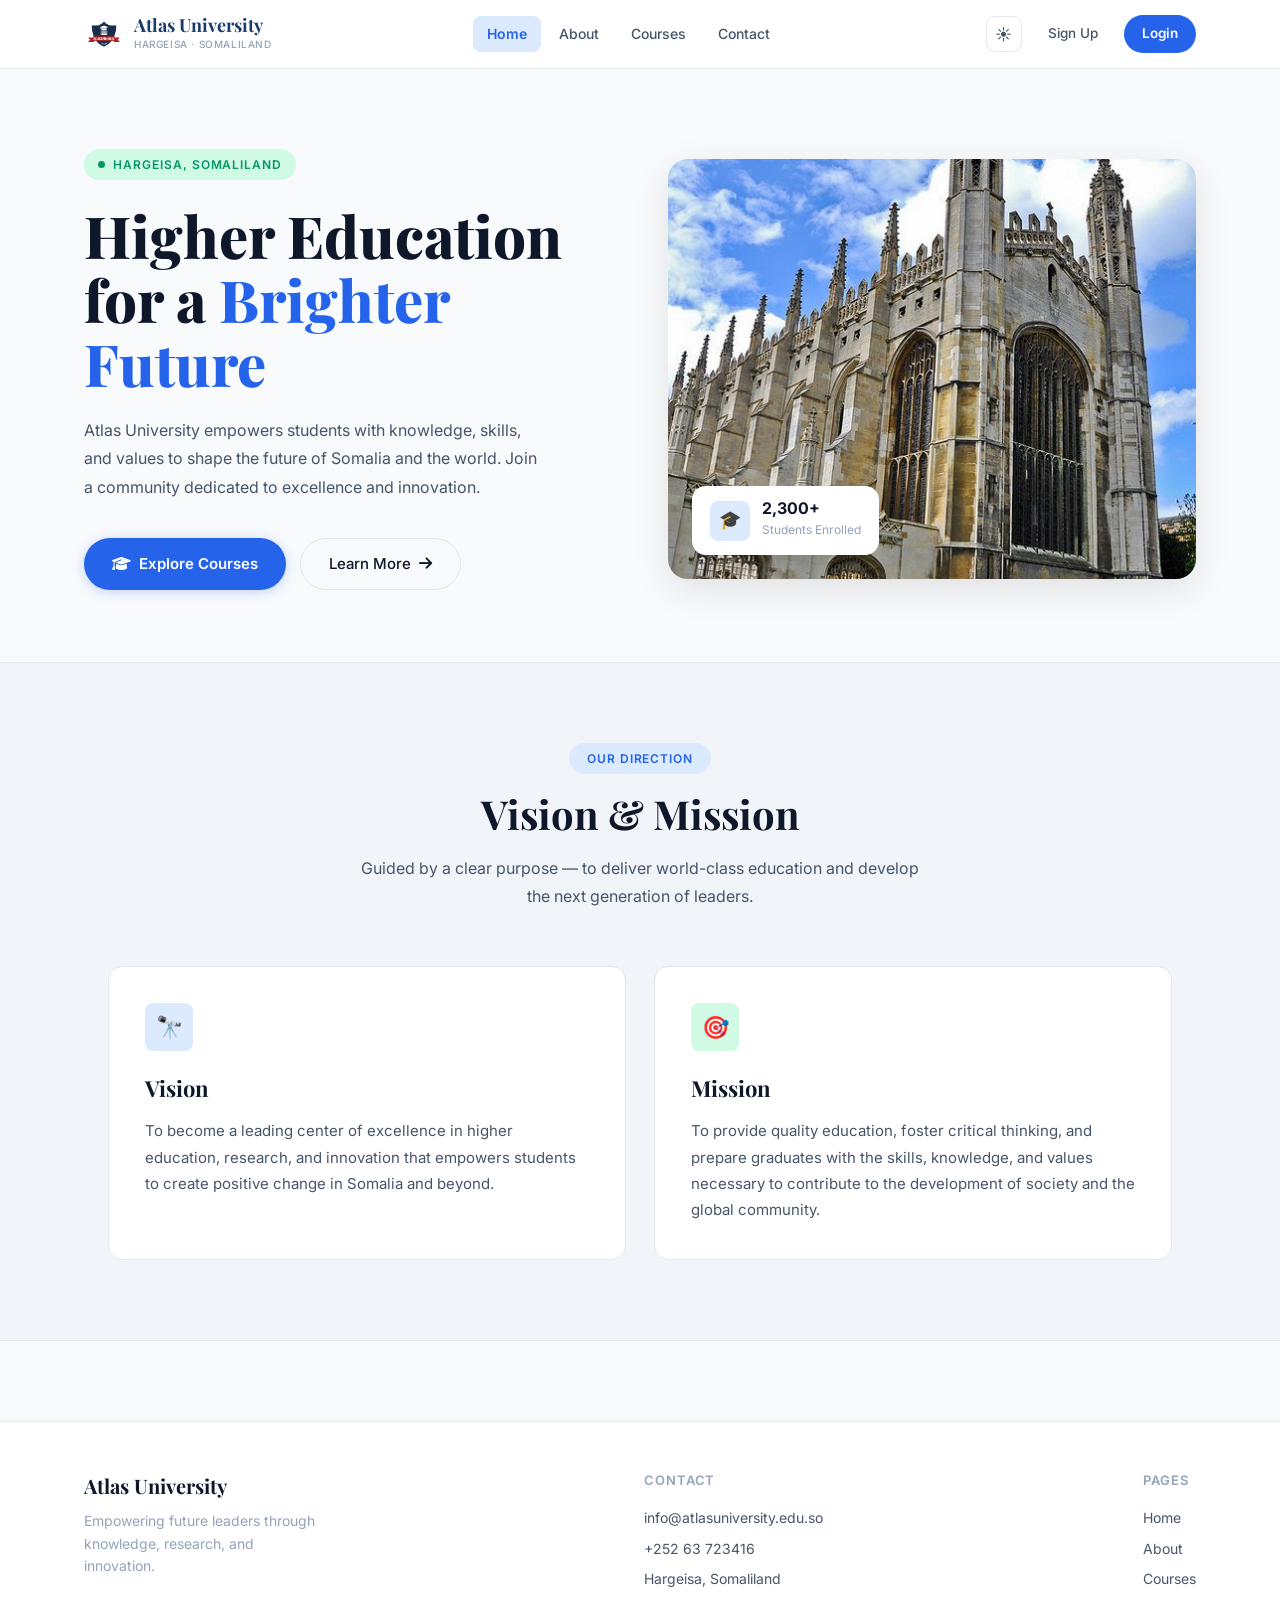
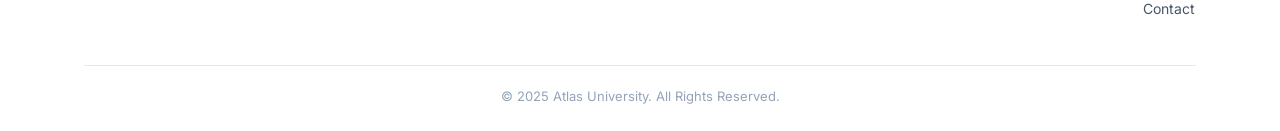
<file: index.html>
<!DOCTYPE html>
<html lang="en" data-theme="light">
<head>
  <meta charset="UTF-8" />
  <meta name="viewport" content="width=device-width, initial-scale=1.0" />
  <title>Atlas University — Home</title>
  <link rel="icon" type="image/png" href="assets/images/atlas-logo.png">
  <link rel="stylesheet" href="https://cdnjs.cloudflare.com/ajax/libs/font-awesome/6.5.0/css/all.min.css">
  <link rel="stylesheet" href="css/global.css">
  <link rel="stylesheet" href="css/home.css">
</head>
<body>

  <header>
    <nav class="navbar">
      <div class="nav-container">
        <a href="index.html" class="nav-logo">
          <img src="assets/images/atlas-logo.png" alt="Atlas University Logo">
          <div>
            <div class="nav-logo-text">Atlas University</div>
            <div class="nav-logo-sub">Hargeisa · Somaliland</div>
          </div>
        </a>

        <ul class="nav-menu" id="navMenu">
          <li><a href="index.html" class="nav-link active">Home</a></li>
          <li><a href="pages/about.html" class="nav-link">About</a></li>
          <li><a href="pages/courses.html" class="nav-link">Courses</a></li>
          <li><a href="pages/contact.html" class="nav-link">Contact</a></li>
        </ul>

        <div class="nav-controls">
          <button class="theme-toggle" id="themeToggle" aria-label="Toggle dark mode">
            <span class="icon-sun">☀️</span>
            <span class="icon-moon">🌙</span>
          </button>
          <a href="pages/signup.html" class="btn-signup">Sign Up</a>
          <a href="pages/login.html" class="btn-login">Login</a>
          <button class="nav-toggle" id="navToggle" aria-label="Open menu">
            <span></span><span></span><span></span>
          </button>
        </div>
      </div>
    </nav>
  </header>

  <main>
    <!-- HERO -->
    <section>
      <div class="hero">
        <div class="hero-left">
          <div class="hero-eyebrow">Hargeisa, Somaliland</div>
          <h1>Higher Education<br>for a <span class="accent">Brighter Future</span></h1>
          <p>
            Atlas University empowers students with knowledge, skills, and values
            to shape the future of Somalia and the world. Join a community dedicated
            to excellence and innovation.
          </p>
          <div class="hero-actions">
            <a href="pages/courses.html" class="btn-primary">
              <i class="fas fa-graduation-cap"></i> Explore Courses
            </a>
            <a href="pages/about.html" class="btn-outline">
              Learn More <i class="fas fa-arrow-right"></i>
            </a>
          </div>
        </div>
        <div class="hero-right">
          <div class="hero-image-wrap">
            <img src="assets/images/campus-hero.jpg" alt="Atlas University campus">
            <div class="hero-badge">
              <div class="hero-badge-icon">🎓</div>
              <div class="hero-badge-text">
                <strong>2,300+</strong>
                <span>Students Enrolled</span>
              </div>
            </div>
          </div>
        </div>
      </div>
    </section>

    <!-- VISION & MISSION -->
    <section class="vision-mission">
      <div class="container">
        <div class="section-header">
          <span class="section-label">Our Direction</span>
          <h2 class="section-title">Vision &amp; Mission</h2>
          <p class="section-description">Guided by a clear purpose — to deliver world-class education and develop the next generation of leaders.</p>
        </div>
        <div class="vm-grid">
          <div class="vm-card">
            <div class="vm-icon blue">🔭</div>
            <h3>Vision</h3>
            <p>
              To become a leading center of excellence in higher education, research, and innovation
              that empowers students to create positive change in Somalia and beyond.
            </p>
          </div>
          <div class="vm-card">
            <div class="vm-icon green">🎯</div>
            <h3>Mission</h3>
            <p>
              To provide quality education, foster critical thinking, and prepare graduates with the
              skills, knowledge, and values necessary to contribute to the development of society
              and the global community.
            </p>
          </div>
        </div>
      </div>
    </section>
  </main>

  <footer>
    <div class="footer-inner">
      <div class="footer-top">
        <div class="footer-brand">
          <h2>Atlas University</h2>
          <p>Empowering future leaders through knowledge, research, and innovation.</p>
        </div>
        <div class="footer-col">
          <h3>Contact</h3>
          <p>info@atlasuniversity.edu.so</p>
          <p>+252 63 723416</p>
          <p>Hargeisa, Somaliland</p>
        </div>
        <div class="footer-col">
          <h3>Pages</h3>
          <p><a href="index.html">Home</a></p>
          <p><a href="pages/about.html">About</a></p>
          <p><a href="pages/courses.html">Courses</a></p>
          <p><a href="pages/contact.html">Contact</a></p>
        </div>
      </div>
      <div class="footer-bottom">
        <p>&copy; 2025 Atlas University. All Rights Reserved.</p>
      </div>
    </div>
  </footer>

  <script>
    // Dark mode toggle
    const toggle = document.getElementById('themeToggle');
    const html = document.documentElement;
    const saved = localStorage.getItem('theme') || 'light';
    html.setAttribute('data-theme', saved);

    toggle.addEventListener('click', () => {
      const next = html.getAttribute('data-theme') === 'dark' ? 'light' : 'dark';
      html.setAttribute('data-theme', next);
      localStorage.setItem('theme', next);
    });

    // Mobile nav
    const navToggle = document.getElementById('navToggle');
    const navMenu = document.getElementById('navMenu');
    navToggle.addEventListener('click', () => navMenu.classList.toggle('open'));
  </script>
</body>
</html>
</file>
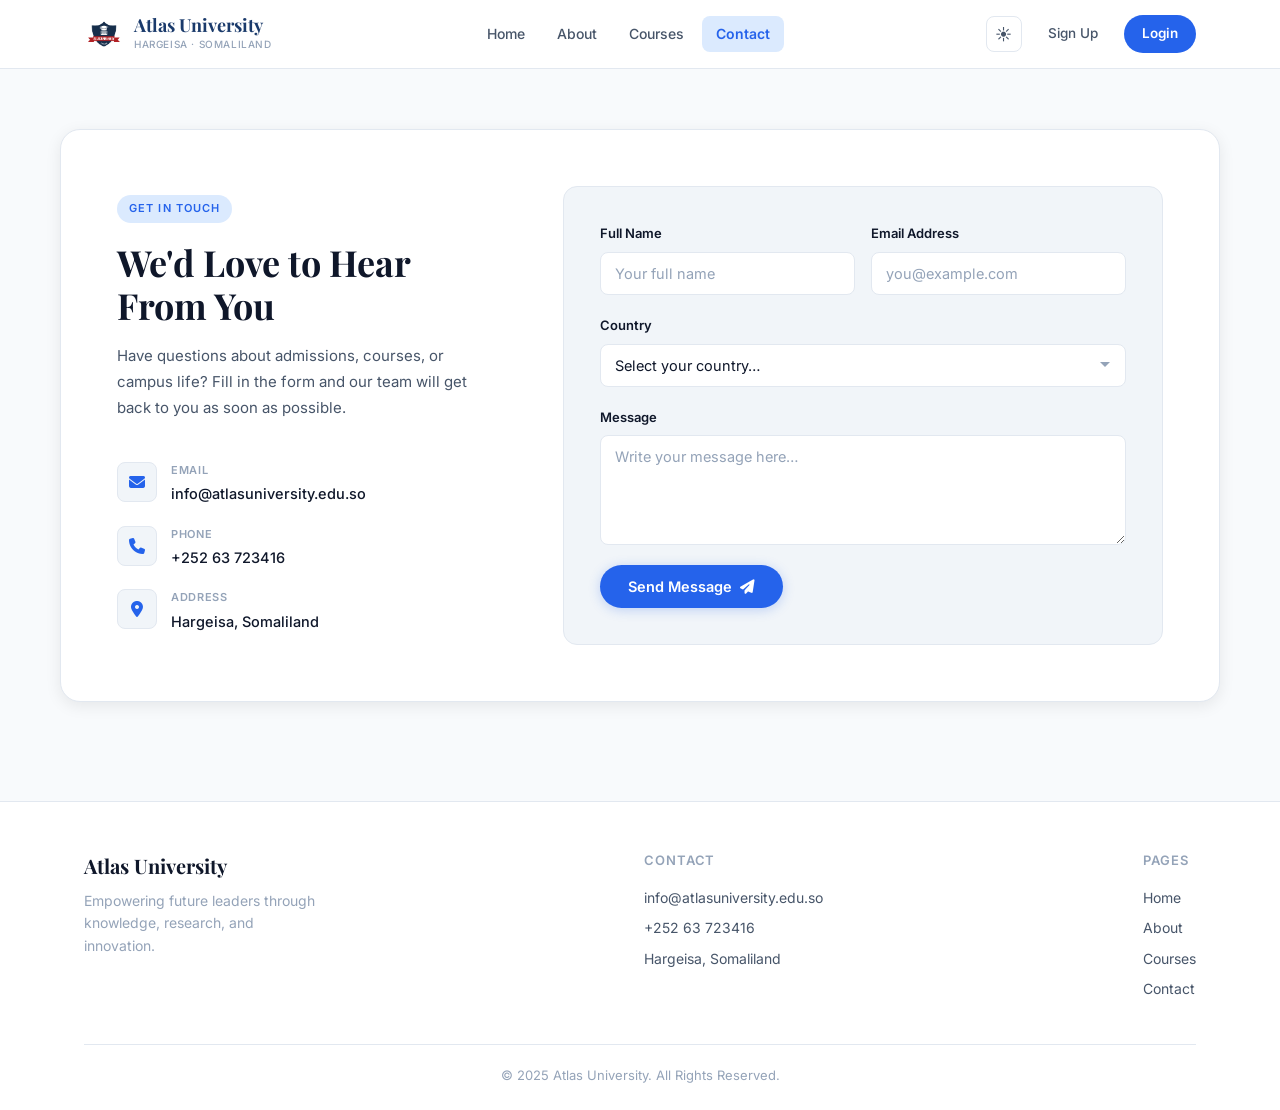
<file: pages/contact.html>
<!DOCTYPE html>
<html lang="en" data-theme="light">
<head>
  <meta charset="UTF-8" />
  <meta name="viewport" content="width=device-width, initial-scale=1.0" />
  <title>Atlas University — Contact</title>
  <link rel="icon" type="image/png" href="../assets/images/atlas-logo.png">
  <link rel="stylesheet" href="https://cdnjs.cloudflare.com/ajax/libs/font-awesome/6.5.0/css/all.min.css">
  <link rel="stylesheet" href="../css/global.css">
  <link rel="stylesheet" href="../css/contact.css">
</head>
<body>

  <header>
    <nav class="navbar">
      <div class="nav-container">
        <a href="../index.html" class="nav-logo">
          <img src="../assets/images/atlas-logo.png" alt="Atlas University Logo">
          <div>
            <div class="nav-logo-text">Atlas University</div>
            <div class="nav-logo-sub">Hargeisa · Somaliland</div>
          </div>
        </a>
        <ul class="nav-menu" id="navMenu">
          <li><a href="../index.html" class="nav-link">Home</a></li>
          <li><a href="about.html" class="nav-link">About</a></li>
          <li><a href="courses.html" class="nav-link">Courses</a></li>
          <li><a href="contact.html" class="nav-link active">Contact</a></li>
        </ul>
        <div class="nav-controls">
          <button class="theme-toggle" id="themeToggle" aria-label="Toggle dark mode">
            <span class="icon-sun">☀️</span>
            <span class="icon-moon">🌙</span>
          </button>
          <a href="signup.html" class="btn-signup">Sign Up</a>
          <a href="login.html" class="btn-login">Login</a>
          <button class="nav-toggle" id="navToggle" aria-label="Open menu">
            <span></span><span></span><span></span>
          </button>
        </div>
      </div>
    </nav>
  </header>

  <main class="contact-main">
    <section class="contact-section">
      <div class="contact-container">
        <div class="contact-content">

          <!-- LEFT: info -->
          <div class="contact-info">
            <span class="contact-subtitle">Get in Touch</span>
            <h2 class="contact-title">We'd Love to Hear From You</h2>
            <p class="contact-description">
              Have questions about admissions, courses, or campus life? Fill in the form
              and our team will get back to you as soon as possible.
            </p>
            <div class="contact-details">
              <div class="contact-item">
                <div class="contact-item-icon"><i class="fas fa-envelope"></i></div>
                <div>
                  <p class="contact-label">Email</p>
                  <p class="contact-value">info@atlasuniversity.edu.so</p>
                </div>
              </div>
              <div class="contact-item">
                <div class="contact-item-icon"><i class="fas fa-phone"></i></div>
                <div>
                  <p class="contact-label">Phone</p>
                  <p class="contact-value">+252 63 723416</p>
                </div>
              </div>
              <div class="contact-item">
                <div class="contact-item-icon"><i class="fas fa-map-marker-alt"></i></div>
                <div>
                  <p class="contact-label">Address</p>
                  <p class="contact-value">Hargeisa, Somaliland</p>
                </div>
              </div>
            </div>
          </div>

          <!-- RIGHT: form -->
          <div class="contact-form-wrapper">
            <form class="contact-form" action="thanks.html" method="get">
              <div class="form-row">
                <div class="form-group">
                  <label for="name">Full Name</label>
                  <input type="text" id="name" name="name" placeholder="Your full name" required>
                </div>
                <div class="form-group">
                  <label for="email">Email Address</label>
                  <input type="email" id="email" name="email" placeholder="you@example.com" required>
                </div>
              </div>
              <div class="form-group">
                <label for="country">Country</label>
                <select id="country" name="country">
                  <option value="">Select your country…</option>
                  <option value="somaliland">Somaliland</option>
                  <option value="somalia">Somalia</option>
                  <option value="ethiopia">Ethiopia</option>
                  <option value="kenya">Kenya</option>
                  <option value="other">Other</option>
                </select>
              </div>
              <div class="form-group">
                <label for="message">Message</label>
                <textarea id="message" name="message" rows="4" placeholder="Write your message here…"></textarea>
              </div>
              <button type="submit" class="btn-submit">
                Send Message <i class="fas fa-paper-plane"></i>
              </button>
            </form>
          </div>

        </div>
      </div>
    </section>
  </main>

  <footer>
    <div class="footer-inner">
      <div class="footer-top">
        <div class="footer-brand">
          <h2>Atlas University</h2>
          <p>Empowering future leaders through knowledge, research, and innovation.</p>
        </div>
        <div class="footer-col">
          <h3>Contact</h3>
          <p>info@atlasuniversity.edu.so</p>
          <p>+252 63 723416</p>
          <p>Hargeisa, Somaliland</p>
        </div>
        <div class="footer-col">
          <h3>Pages</h3>
          <p><a href="../index.html">Home</a></p>
          <p><a href="about.html">About</a></p>
          <p><a href="courses.html">Courses</a></p>
          <p><a href="contact.html">Contact</a></p>
        </div>
      </div>
      <div class="footer-bottom">
        <p>&copy; 2025 Atlas University. All Rights Reserved.</p>
      </div>
    </div>
  </footer>

  <script>
    const toggle = document.getElementById('themeToggle');
    const html = document.documentElement;
    html.setAttribute('data-theme', localStorage.getItem('theme') || 'light');
    toggle.addEventListener('click', () => {
      const next = html.getAttribute('data-theme') === 'dark' ? 'light' : 'dark';
      html.setAttribute('data-theme', next);
      localStorage.setItem('theme', next);
    });
    document.getElementById('navToggle').addEventListener('click', () =>
      document.getElementById('navMenu').classList.toggle('open'));
  </script>
</body>
</html>
</file>
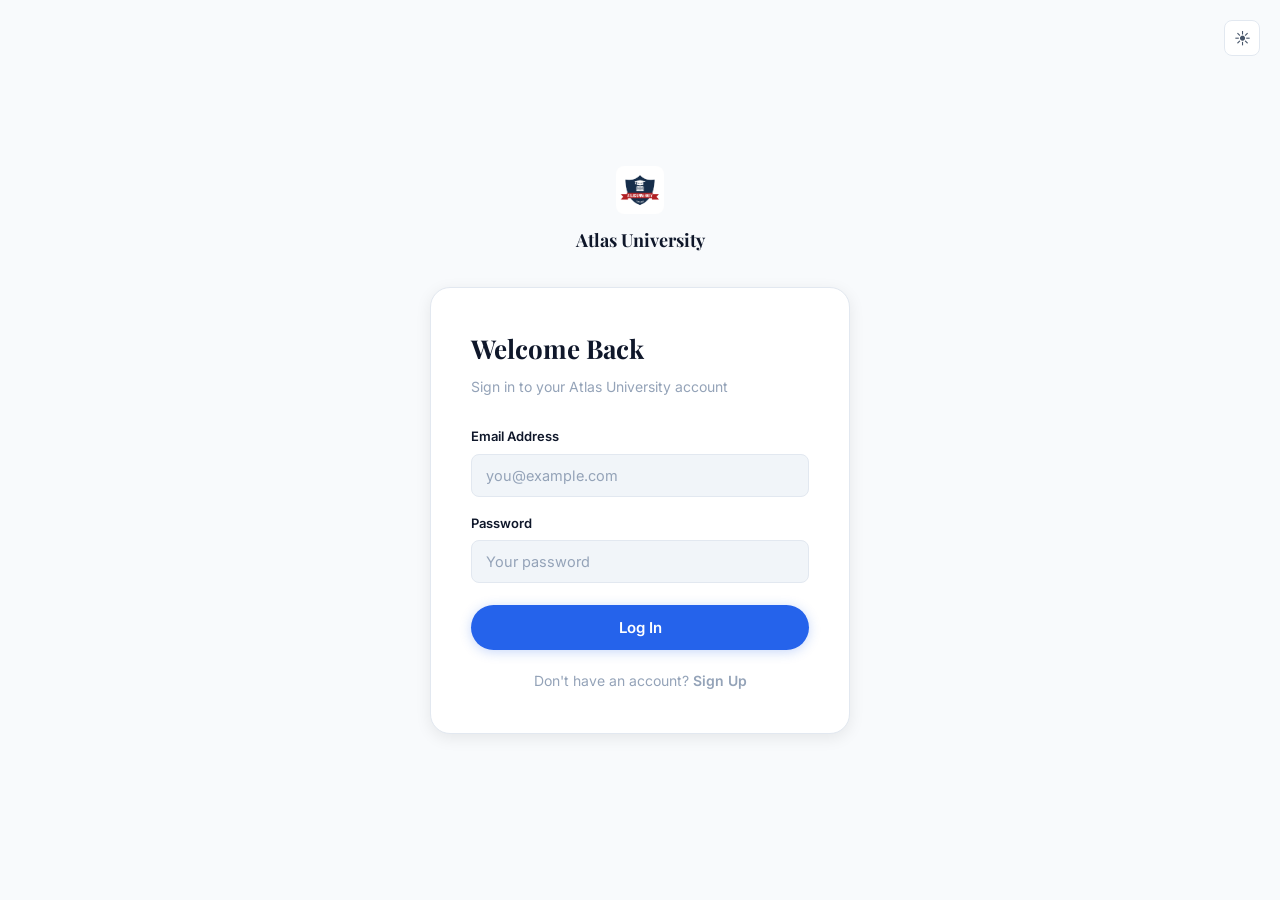
<file: pages/login.html>
<!DOCTYPE html>
<html lang="en" data-theme="light">
<head>
  <meta charset="UTF-8" />
  <meta name="viewport" content="width=device-width, initial-scale=1.0" />
  <title>Atlas University — Log In</title>
  <link rel="icon" type="image/png" href="../assets/images/atlas-logo.png">
  <link rel="stylesheet" href="../css/global.css">
  <link rel="stylesheet" href="../css/auth.css">
</head>
<body class="auth-page">

  <div class="auth-theme-toggle">
    <button class="theme-toggle" id="themeToggle" aria-label="Toggle dark mode">
      <span class="icon-sun">☀️</span>
      <span class="icon-moon">🌙</span>
    </button>
  </div>

  <div class="auth-wrapper">
    <div class="auth-logo">
      <img src="../assets/images/atlas-logo.png" alt="Atlas University">
      <span>Atlas University</span>
    </div>
    <div class="auth-card">
      <h2>Welcome Back</h2>
      <p class="auth-subtitle">Sign in to your Atlas University account</p>
      <form class="auth-form" action="welcome.html" method="get">
        <div class="auth-field">
          <label for="email">Email Address</label>
          <input type="email" id="email" name="email" placeholder="you@example.com" required>
        </div>
        <div class="auth-field">
          <label for="password">Password</label>
          <input type="password" id="password" name="password" placeholder="Your password" required>
        </div>
        <button type="submit" class="btn-auth">Log In</button>
      </form>
      <p class="auth-toggle-link">
        Don't have an account? <a href="signup.html" class="auth-link">Sign Up</a>
      </p>
    </div>
  </div>

  <script>
    const toggle = document.getElementById('themeToggle');
    const html = document.documentElement;
    html.setAttribute('data-theme', localStorage.getItem('theme') || 'light');
    toggle.addEventListener('click', () => {
      const next = html.getAttribute('data-theme') === 'dark' ? 'light' : 'dark';
      html.setAttribute('data-theme', next);
      localStorage.setItem('theme', next);
    });
  </script>
</body>
</html>
</file>
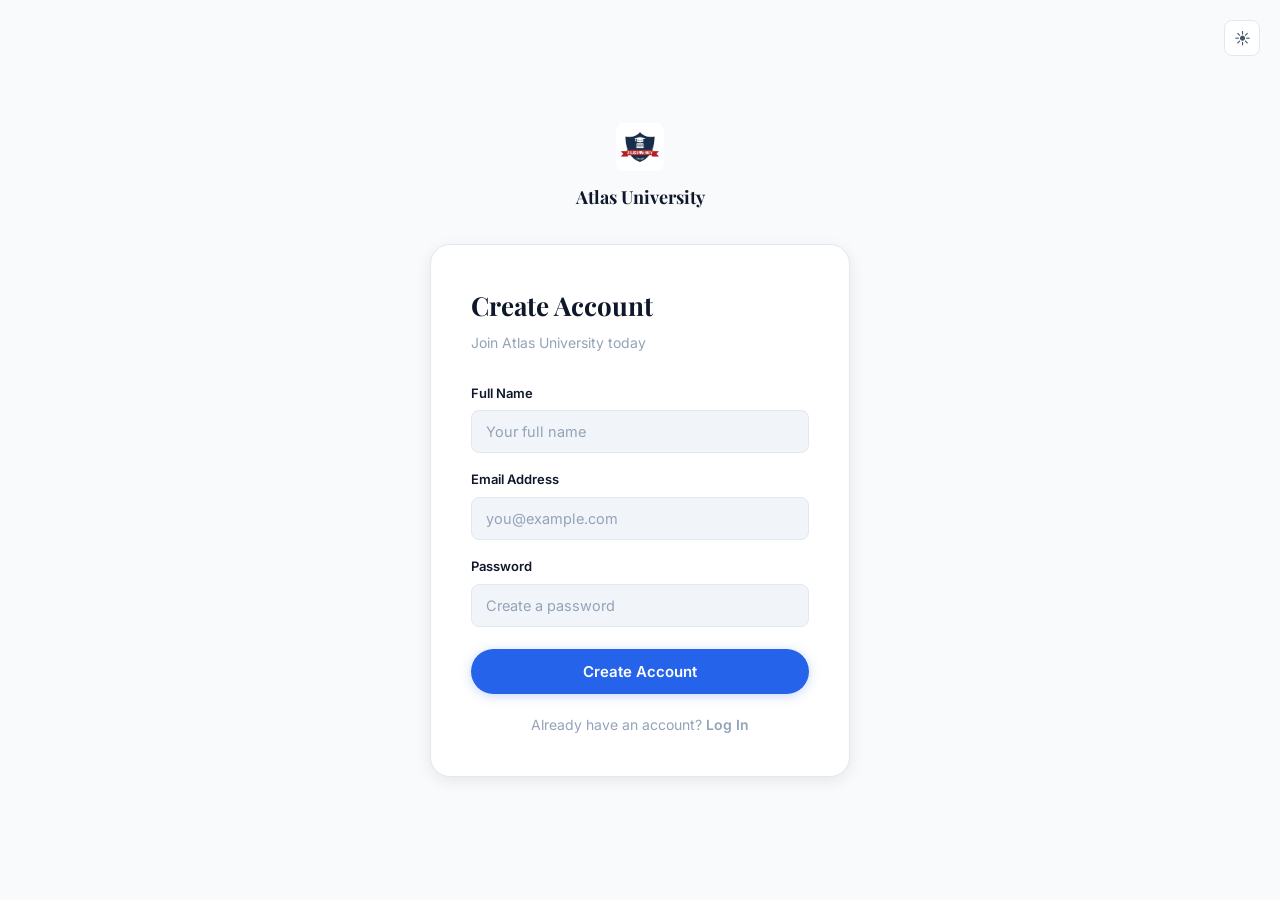
<file: pages/signup.html>
<!DOCTYPE html>
<html lang="en" data-theme="light">
<head>
  <meta charset="UTF-8" />
  <meta name="viewport" content="width=device-width, initial-scale=1.0" />
  <title>Atlas University — Sign Up</title>
  <link rel="icon" type="image/png" href="../assets/images/atlas-logo.png">
  <link rel="stylesheet" href="../css/global.css">
  <link rel="stylesheet" href="../css/auth.css">
</head>
<body class="auth-page">

  <div class="auth-theme-toggle">
    <button class="theme-toggle" id="themeToggle" aria-label="Toggle dark mode">
      <span class="icon-sun">☀️</span>
      <span class="icon-moon">🌙</span>
    </button>
  </div>

  <div class="auth-wrapper">
    <div class="auth-logo">
      <img src="../assets/images/atlas-logo.png" alt="Atlas University">
      <span>Atlas University</span>
    </div>
    <div class="auth-card">
      <h2>Create Account</h2>
      <p class="auth-subtitle">Join Atlas University today</p>
      <form class="auth-form" action="thanks.html" method="get">
        <div class="auth-field">
          <label for="name">Full Name</label>
          <input type="text" id="name" name="name" placeholder="Your full name" required>
        </div>
        <div class="auth-field">
          <label for="email">Email Address</label>
          <input type="email" id="email" name="email" placeholder="you@example.com" required>
        </div>
        <div class="auth-field">
          <label for="password">Password</label>
          <input type="password" id="password" name="password" placeholder="Create a password" required>
        </div>
        <button type="submit" class="btn-auth">Create Account</button>
      </form>
      <p class="auth-toggle-link">
        Already have an account? <a href="login.html" class="auth-link">Log In</a>
      </p>
    </div>
  </div>

  <script>
    const toggle = document.getElementById('themeToggle');
    const html = document.documentElement;
    html.setAttribute('data-theme', localStorage.getItem('theme') || 'light');
    toggle.addEventListener('click', () => {
      const next = html.getAttribute('data-theme') === 'dark' ? 'light' : 'dark';
      html.setAttribute('data-theme', next);
      localStorage.setItem('theme', next);
    });
  </script>
</body>
</html>
</file>
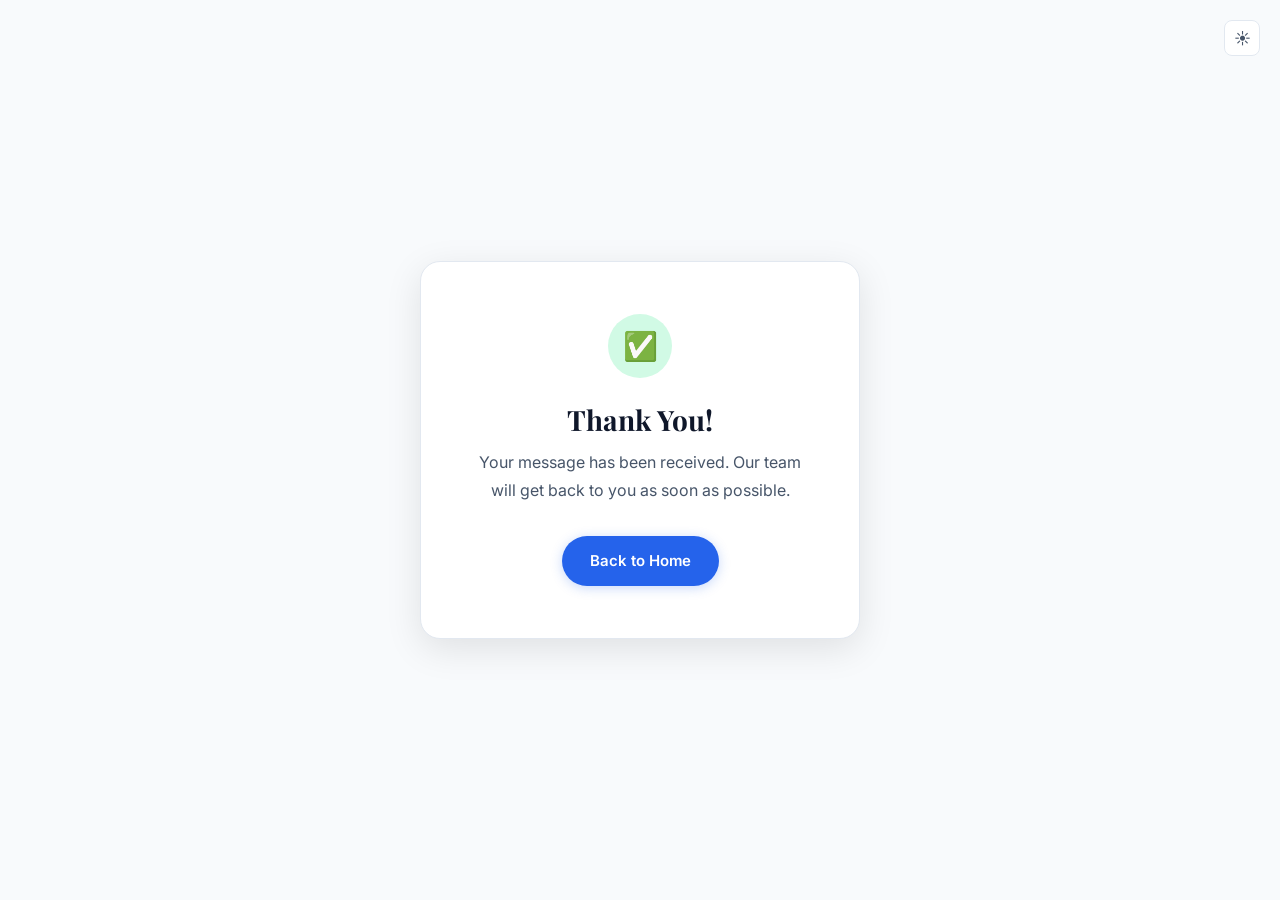
<file: pages/thanks.html>
<!DOCTYPE html>
<html lang="en" data-theme="light">
<head>
  <meta charset="UTF-8" />
  <meta name="viewport" content="width=device-width, initial-scale=1.0" />
  <title>Atlas University — Thank You</title>
  <link rel="icon" type="image/png" href="../assets/images/atlas-logo.png">
  <link rel="stylesheet" href="../css/global.css">
  <link rel="stylesheet" href="../css/auth.css">
</head>
<body class="confirm-page">

  <div class="auth-theme-toggle">
    <button class="theme-toggle" id="themeToggle" aria-label="Toggle dark mode">
      <span class="icon-sun">☀️</span>
      <span class="icon-moon">🌙</span>
    </button>
  </div>

  <div class="message-box">
    <div class="confirm-icon">✅</div>
    <h1>Thank You!</h1>
    <p>Your message has been received. Our team will get back to you as soon as possible.</p>
    <a href="../index.html" class="btn-home">Back to Home</a>
  </div>

  <script>
    const toggle = document.getElementById('themeToggle');
    const html = document.documentElement;
    html.setAttribute('data-theme', localStorage.getItem('theme') || 'light');
    toggle.addEventListener('click', () => {
      const next = html.getAttribute('data-theme') === 'dark' ? 'light' : 'dark';
      html.setAttribute('data-theme', next);
      localStorage.setItem('theme', next);
    });
  </script>
</body>
</html>
</file>
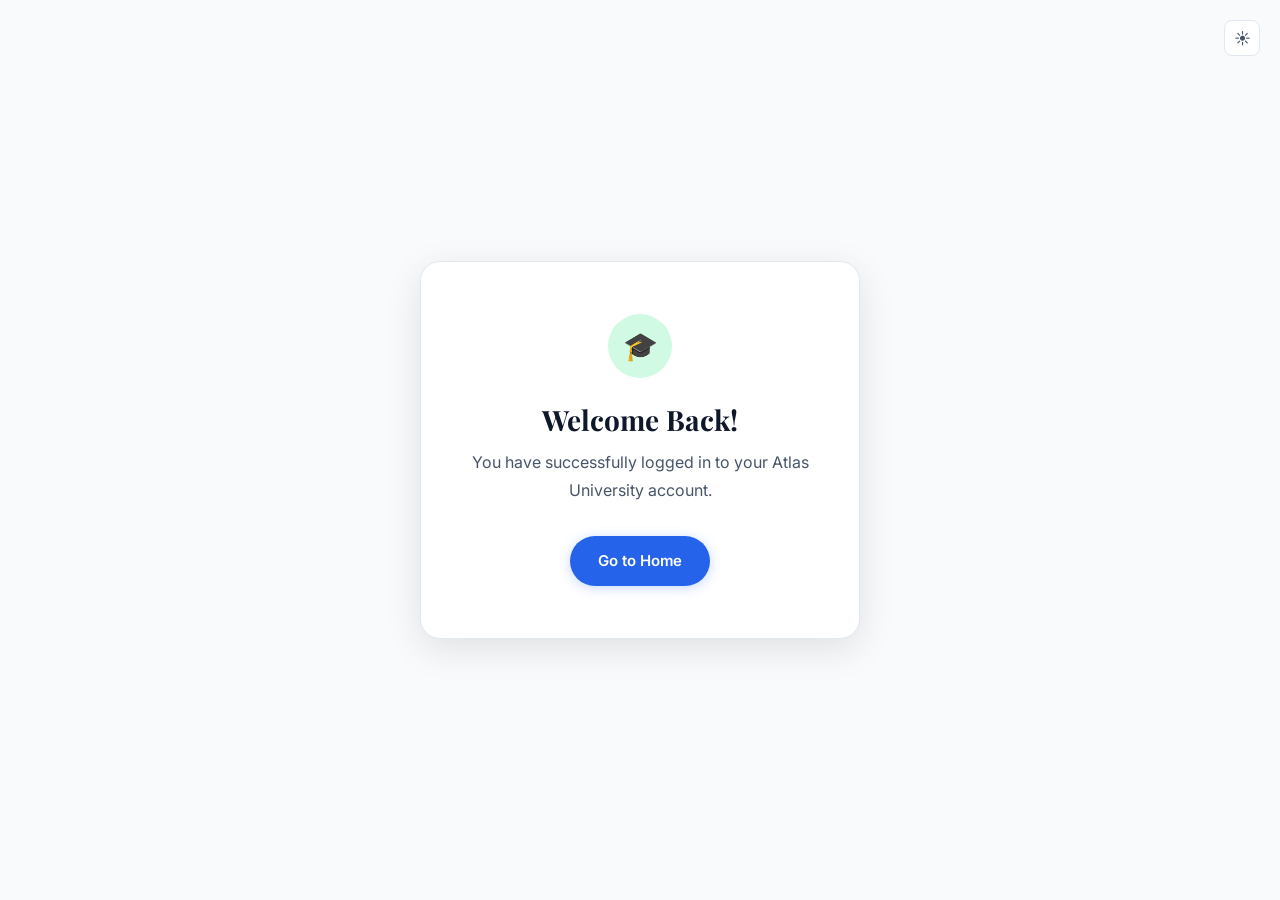
<file: pages/welcome.html>
<!DOCTYPE html>
<html lang="en" data-theme="light">
<head>
  <meta charset="UTF-8" />
  <meta name="viewport" content="width=device-width, initial-scale=1.0" />
  <title>Atlas University — Welcome</title>
  <link rel="icon" type="image/png" href="../assets/images/atlas-logo.png">
  <link rel="stylesheet" href="../css/global.css">
  <link rel="stylesheet" href="../css/auth.css">
</head>
<body class="confirm-page">

  <div class="auth-theme-toggle">
    <button class="theme-toggle" id="themeToggle" aria-label="Toggle dark mode">
      <span class="icon-sun">☀️</span>
      <span class="icon-moon">🌙</span>
    </button>
  </div>

  <div class="message-box">
    <div class="confirm-icon">🎓</div>
    <h1>Welcome Back!</h1>
    <p>You have successfully logged in to your Atlas University account.</p>
    <a href="../index.html" class="btn-home">Go to Home</a>
  </div>

  <script>
    const toggle = document.getElementById('themeToggle');
    const html = document.documentElement;
    html.setAttribute('data-theme', localStorage.getItem('theme') || 'light');
    toggle.addEventListener('click', () => {
      const next = html.getAttribute('data-theme') === 'dark' ? 'light' : 'dark';
      html.setAttribute('data-theme', next);
      localStorage.setItem('theme', next);
    });
  </script>
</body>
</html>
</file>
<file: css/global.css>
/* ============================================================
   global.css — Atlas University
   Shared styles: CSS Variables, Reset, Navbar, Footer, Dark Mode
   ============================================================ */

/* ── GOOGLE FONTS ─────────────────────────────────────────── */
@import url('https://fonts.googleapis.com/css2?family=Inter:wght@400;500;600;700&family=Playfair+Display:wght@700;800&display=swap');

/* ── CSS VARIABLES: LIGHT MODE ───────────────────────────────*/
:root {
  /* Brand */
  --color-primary:      #1a3a6b;
  --color-accent:       #2563eb;
  --color-accent-dark:  #1d4ed8;
  --color-accent-light: #dbeafe;
  --color-green:        #059669;
  --color-green-light:  #d1fae5;

  /* Light mode surfaces */
  --color-bg:           #f8fafc;
  --color-surface:      #ffffff;
  --color-surface-2:    #f1f5f9;
  --color-border:       #e2e8f0;

  /* Light mode text */
  --color-text-heading: #0f172a;
  --color-text-body:    #475569;
  --color-text-muted:   #94a3b8;

  /* Shadows */
  --shadow-sm:  0 1px 3px rgba(0,0,0,0.08), 0 1px 2px rgba(0,0,0,0.04);
  --shadow-md:  0 4px 16px rgba(0,0,0,0.08);
  --shadow-lg:  0 10px 36px rgba(0,0,0,0.10);

  /* Typography */
  --font-display: 'Playfair Display', Georgia, serif;
  --font-body:    'Inter', system-ui, sans-serif;

  /* Layout */
  --nav-height:     68px;
  --container-max:  1160px;
  --radius-sm:      8px;
  --radius-md:      14px;
  --radius-lg:      20px;
  --radius-pill:    100px;

  /* Transitions */
  --transition: 0.22s cubic-bezier(0.4, 0, 0.2, 1);
}

/* ── DARK MODE VARIABLES ─────────────────────────────────────*/
[data-theme="dark"] {
  --color-bg:           #0d1117;
  --color-surface:      #161b22;
  --color-surface-2:    #1c2333;
  --color-border:       #30363d;

  --color-text-heading: #f0f6fc;
  --color-text-body:    #8b949e;
  --color-text-muted:   #6e7681;

  --color-accent-light: rgba(37, 99, 235, 0.15);
  --color-green-light:  rgba(5, 150, 105, 0.15);

  --shadow-sm:  0 1px 3px rgba(0,0,0,0.4);
  --shadow-md:  0 4px 16px rgba(0,0,0,0.4);
  --shadow-lg:  0 10px 36px rgba(0,0,0,0.5);
}

/* ── RESET ────────────────────────────────────────────────── */
*, *::before, *::after {
  margin: 0;
  padding: 0;
  box-sizing: border-box;
}

html {
  scroll-behavior: smooth;
}

body {
  font-family: var(--font-body);
  background: var(--color-bg);
  color: var(--color-text-body);
  line-height: 1.6;
  -webkit-font-smoothing: antialiased;
  transition: background var(--transition), color var(--transition);
}

img {
  display: block;
  max-width: 100%;
}

a {
  text-decoration: none;
  color: inherit;
}

button {
  font-family: var(--font-body);
  cursor: pointer;
}

/* ── CONTAINER ────────────────────────────────────────────── */
.container {
  max-width: var(--container-max);
  margin: 0 auto;
  padding: 0 24px;
}

/* ── SECTION HEADER (shared) ─────────────────────────────── */
.section-header {
  text-align: center;
  margin-bottom: 56px;
}

.section-label {
  display: inline-block;
  background: var(--color-accent-light);
  color: var(--color-accent);
  padding: 6px 18px;
  border-radius: var(--radius-pill);
  font-size: 12px;
  font-weight: 600;
  letter-spacing: 0.08em;
  text-transform: uppercase;
  margin-bottom: 16px;
}

[data-theme="dark"] .section-label {
  color: #60a5fa;
}

.section-title {
  font-family: var(--font-display);
  font-size: clamp(28px, 4vw, 40px);
  font-weight: 700;
  color: var(--color-text-heading);
  margin-bottom: 16px;
  line-height: 1.2;
}

.section-title .highlight {
  color: var(--color-accent);
}

[data-theme="dark"] .section-title .highlight {
  color: #60a5fa;
}

.section-description {
  font-size: 16px;
  color: var(--color-text-body);
  max-width: 560px;
  margin: 0 auto;
  line-height: 1.75;
}

/* ── NAVBAR ────────────────────────────────────────────────  */
.navbar {
  background: var(--color-surface);
  border-bottom: 1px solid var(--color-border);
  position: sticky;
  top: 0;
  z-index: 1000;
  transition: background var(--transition), border-color var(--transition);
}

.nav-container {
  max-width: var(--container-max);
  margin: 0 auto;
  display: flex;
  align-items: center;
  justify-content: space-between;
  padding: 0 24px;
  height: var(--nav-height);
  gap: 24px;
}

.nav-logo {
  display: flex;
  align-items: center;
  gap: 10px;
  flex-shrink: 0;
}

.nav-logo img {
  height: 40px;
  width: 40px;
  border-radius: var(--radius-sm);
  object-fit: cover;
}

.nav-logo-text {
  font-family: var(--font-display);
  font-size: 18px;
  font-weight: 700;
  color: var(--color-primary);
  line-height: 1.1;
}

[data-theme="dark"] .nav-logo-text {
  color: #f0f6fc;
}

.nav-logo-sub {
  font-size: 10px;
  font-weight: 500;
  color: var(--color-text-muted);
  letter-spacing: 0.06em;
  text-transform: uppercase;
}

/* Hamburger */
.nav-toggle {
  display: none;
  flex-direction: column;
  gap: 5px;
  background: none;
  border: none;
  padding: 6px;
  cursor: pointer;
}

.nav-toggle span {
  display: block;
  width: 22px;
  height: 2px;
  background: var(--color-text-heading);
  border-radius: 2px;
  transition: var(--transition);
}

/* Nav links */
.nav-menu {
  list-style: none;
  display: flex;
  gap: 4px;
  align-items: center;
}

.nav-link {
  display: block;
  padding: 7px 14px;
  border-radius: var(--radius-sm);
  font-size: 14px;
  font-weight: 500;
  color: var(--color-text-body);
  transition: all var(--transition);
}

.nav-link:hover {
  background: var(--color-surface-2);
  color: var(--color-text-heading);
}

.nav-link.active {
  background: var(--color-accent-light);
  color: var(--color-accent);
  font-weight: 600;
}

[data-theme="dark"] .nav-link.active {
  color: #60a5fa;
  background: rgba(37,99,235,0.15);
}

/* Nav right controls */
.nav-controls {
  display: flex;
  align-items: center;
  gap: 10px;
  flex-shrink: 0;
}

/* Dark mode toggle */
.theme-toggle {
  display: flex;
  align-items: center;
  justify-content: center;
  width: 36px;
  height: 36px;
  border-radius: var(--radius-sm);
  border: 1px solid var(--color-border);
  background: var(--color-surface);
  color: var(--color-text-body);
  font-size: 16px;
  transition: all var(--transition);
}

.theme-toggle:hover {
  background: var(--color-surface-2);
  color: var(--color-text-heading);
}

.theme-toggle .icon-moon { display: none; }
.theme-toggle .icon-sun  { display: inline; }
[data-theme="dark"] .theme-toggle .icon-moon { display: inline; }
[data-theme="dark"] .theme-toggle .icon-sun  { display: none; }

/* Auth buttons */
.btn-signup {
  display: inline-block;
  padding: 8px 16px;
  font-size: 13.5px;
  font-weight: 500;
  color: var(--color-text-body);
  border-radius: var(--radius-sm);
  transition: all var(--transition);
}

.btn-signup:hover {
  background: var(--color-surface-2);
  color: var(--color-text-heading);
}

.btn-login {
  display: inline-block;
  padding: 8px 18px;
  background: var(--color-accent);
  color: #fff;
  border-radius: var(--radius-pill);
  font-size: 13.5px;
  font-weight: 600;
  transition: all var(--transition);
}

.btn-login:hover {
  background: var(--color-accent-dark);
  transform: translateY(-1px);
  box-shadow: 0 4px 12px rgba(37,99,235,0.3);
}

/* ── FOOTER ────────────────────────────────────────────────  */
footer {
  background: var(--color-surface);
  border-top: 1px solid var(--color-border);
  margin-top: 80px;
  transition: background var(--transition), border-color var(--transition);
}

.footer-inner {
  max-width: var(--container-max);
  margin: 0 auto;
  padding: 48px 24px 24px;
}

.footer-top {
  display: flex;
  justify-content: space-between;
  flex-wrap: wrap;
  gap: 32px;
  padding-bottom: 36px;
  border-bottom: 1px solid var(--color-border);
}

.footer-brand h2 {
  font-family: var(--font-display);
  font-size: 20px;
  color: var(--color-text-heading);
  margin-bottom: 8px;
}

.footer-brand p {
  font-size: 14px;
  color: var(--color-text-muted);
  max-width: 240px;
  line-height: 1.6;
}

.footer-col h3 {
  font-size: 13px;
  font-weight: 600;
  letter-spacing: 0.07em;
  text-transform: uppercase;
  color: var(--color-text-muted);
  margin-bottom: 16px;
}

.footer-col p {
  font-size: 14px;
  color: var(--color-text-body);
  margin-bottom: 8px;
  line-height: 1.6;
}

.footer-bottom {
  padding-top: 20px;
  display: flex;
  align-items: center;
  justify-content: center;
  font-size: 13px;
  color: var(--color-text-muted);
}

/* ── RESPONSIVE NAVBAR ─────────────────────────────────────── */
@media (max-width: 768px) {
  .nav-toggle {
    display: flex;
  }

  .nav-menu {
    display: none;
    position: absolute;
    top: var(--nav-height);
    left: 0;
    right: 0;
    background: var(--color-surface);
    border-bottom: 1px solid var(--color-border);
    flex-direction: column;
    padding: 12px 16px;
    gap: 4px;
  }

  .nav-menu.open {
    display: flex;
  }

  .nav-link {
    width: 100%;
    padding: 10px 16px;
  }

  .btn-signup {
    display: none;
  }

  header {
    position: relative;
  }
}

@media (max-width: 480px) {
  .footer-top {
    flex-direction: column;
    gap: 24px;
  }
}
</file>
<file: css/home.css>
/* ============================================================
   home.css — Atlas University Home Page
   ============================================================ */

/* ── HERO ─────────────────────────────────────────────────── */
.hero {
  padding: 80px 24px 72px;
  max-width: var(--container-max);
  margin: 0 auto;
  display: grid;
  grid-template-columns: 1fr 1fr;
  gap: 56px;
  align-items: center;
}

.hero-eyebrow {
  display: inline-flex;
  align-items: center;
  gap: 8px;
  background: var(--color-green-light);
  color: var(--color-green);
  font-size: 12px;
  font-weight: 600;
  letter-spacing: 0.08em;
  text-transform: uppercase;
  padding: 6px 14px;
  border-radius: var(--radius-pill);
  margin-bottom: 24px;
}

[data-theme="dark"] .hero-eyebrow {
  color: #34d399;
}

.hero-eyebrow::before {
  content: '';
  display: block;
  width: 7px;
  height: 7px;
  background: var(--color-green);
  border-radius: 50%;
}

[data-theme="dark"] .hero-eyebrow::before {
  background: #34d399;
}

.hero-left h1 {
  font-family: var(--font-display);
  font-size: clamp(38px, 5vw, 58px);
  font-weight: 800;
  color: var(--color-text-heading);
  line-height: 1.1;
  margin-bottom: 20px;
}

.hero-left h1 .accent {
  color: var(--color-accent);
}

[data-theme="dark"] .hero-left h1 .accent {
  color: #60a5fa;
}

.hero-left p {
  font-size: 16px;
  line-height: 1.8;
  color: var(--color-text-body);
  max-width: 460px;
  margin-bottom: 36px;
}

.hero-actions {
  display: flex;
  gap: 14px;
  flex-wrap: wrap;
}

.btn-primary {
  display: inline-flex;
  align-items: center;
  gap: 8px;
  padding: 13px 28px;
  background: var(--color-accent);
  color: #fff;
  border-radius: var(--radius-pill);
  font-size: 15px;
  font-weight: 600;
  transition: all var(--transition);
  box-shadow: 0 2px 12px rgba(37,99,235,0.25);
}

.btn-primary:hover {
  background: var(--color-accent-dark);
  transform: translateY(-2px);
  box-shadow: 0 6px 20px rgba(37,99,235,0.35);
}

.btn-outline {
  display: inline-flex;
  align-items: center;
  gap: 8px;
  padding: 13px 28px;
  background: transparent;
  color: var(--color-text-heading);
  border: 1.5px solid var(--color-border);
  border-radius: var(--radius-pill);
  font-size: 15px;
  font-weight: 500;
  transition: all var(--transition);
}

.btn-outline:hover {
  background: var(--color-surface-2);
  border-color: var(--color-text-muted);
}

/* Hero image */
.hero-right {
  position: relative;
}

.hero-image-wrap {
  position: relative;
  border-radius: var(--radius-lg);
  overflow: hidden;
  box-shadow: var(--shadow-lg);
}

.hero-image-wrap img {
  width: 100%;
  height: 420px;
  object-fit: cover;
  display: block;
}

.hero-badge {
  position: absolute;
  bottom: 24px;
  left: 24px;
  background: var(--color-surface);
  border-radius: var(--radius-md);
  padding: 14px 18px;
  display: flex;
  align-items: center;
  gap: 12px;
  box-shadow: var(--shadow-md);
}

.hero-badge-icon {
  width: 40px;
  height: 40px;
  background: var(--color-accent-light);
  border-radius: var(--radius-sm);
  display: flex;
  align-items: center;
  justify-content: center;
  font-size: 18px;
}

.hero-badge-text strong {
  display: block;
  font-size: 16px;
  font-weight: 700;
  color: var(--color-text-heading);
  line-height: 1;
}

.hero-badge-text span {
  font-size: 12px;
  color: var(--color-text-muted);
}

/* ── VISION & MISSION ────────────────────────────────────── */
.vision-mission {
  background: var(--color-surface-2);
  padding: 80px 0;
  border-top: 1px solid var(--color-border);
  border-bottom: 1px solid var(--color-border);
}

.vm-grid {
  display: grid;
  grid-template-columns: 1fr 1fr;
  gap: 28px;
  max-width: var(--container-max);
  margin: 0 auto;
  padding: 0 24px;
}

.vm-card {
  background: var(--color-surface);
  border: 1px solid var(--color-border);
  border-radius: var(--radius-md);
  padding: 36px;
  transition: transform var(--transition), box-shadow var(--transition);
}

.vm-card:hover {
  transform: translateY(-4px);
  box-shadow: var(--shadow-md);
}

.vm-icon {
  width: 48px;
  height: 48px;
  border-radius: var(--radius-sm);
  display: flex;
  align-items: center;
  justify-content: center;
  font-size: 22px;
  margin-bottom: 20px;
}

.vm-icon.blue { background: var(--color-accent-light); }
.vm-icon.green { background: var(--color-green-light); }

.vm-card h3 {
  font-family: var(--font-display);
  font-size: 22px;
  font-weight: 700;
  color: var(--color-text-heading);
  margin-bottom: 12px;
}

.vm-card p {
  font-size: 15px;
  color: var(--color-text-body);
  line-height: 1.75;
}

/* ── RESPONSIVE ─────────────────────────────────────────────*/
@media (max-width: 900px) {
  .hero {
    grid-template-columns: 1fr;
    text-align: center;
    gap: 40px;
    padding: 56px 24px;
  }
  .hero-left p { margin: 0 auto 36px; }
  .hero-actions { justify-content: center; }
  .hero-image-wrap img { height: 280px; }
  .vm-grid { grid-template-columns: 1fr; }
}

@media (max-width: 480px) {
  .hero-badge { left: 16px; bottom: 16px; }
  .vm-card { padding: 24px; }
}
</file>
<file: css/contact.css>
/* ============================================================
   contact.css — Atlas University Contact Page
   ============================================================ */

.contact-main {
  padding: 60px 24px 0;
  min-height: calc(100vh - 68px - 180px);
}

.contact-section {
  max-width: var(--container-max);
  margin: 0 auto;
}

.contact-container {
  background: var(--color-surface);
  border: 1px solid var(--color-border);
  border-radius: var(--radius-lg);
  padding: 56px;
  box-shadow: var(--shadow-md);
}

.contact-content {
  display: grid;
  grid-template-columns: 1fr 1.1fr;
  gap: 64px;
  align-items: start;
}

/* LEFT: info */
.contact-info {
  padding-top: 8px;
}

.contact-subtitle {
  display: inline-block;
  font-size: 11px;
  font-weight: 600;
  text-transform: uppercase;
  letter-spacing: 0.1em;
  color: var(--color-accent);
  background: var(--color-accent-light);
  padding: 5px 12px;
  border-radius: var(--radius-pill);
  margin-bottom: 18px;
}

[data-theme="dark"] .contact-subtitle {
  color: #60a5fa;
}

.contact-title {
  font-family: var(--font-display);
  font-size: clamp(24px, 3.5vw, 36px);
  font-weight: 700;
  color: var(--color-text-heading);
  line-height: 1.2;
  margin-bottom: 16px;
}

.contact-description {
  font-size: 15px;
  line-height: 1.75;
  color: var(--color-text-body);
  margin-bottom: 40px;
}

.contact-details {
  display: flex;
  flex-direction: column;
  gap: 20px;
}

.contact-item {
  display: flex;
  align-items: flex-start;
  gap: 14px;
}

.contact-item-icon {
  width: 40px;
  height: 40px;
  background: var(--color-surface-2);
  border-radius: var(--radius-sm);
  display: flex;
  align-items: center;
  justify-content: center;
  font-size: 16px;
  flex-shrink: 0;
  color: var(--color-accent);
  border: 1px solid var(--color-border);
}

.contact-label {
  font-size: 11px;
  font-weight: 600;
  text-transform: uppercase;
  letter-spacing: 0.06em;
  color: var(--color-text-muted);
  margin-bottom: 3px;
}

.contact-value {
  font-size: 14.5px;
  color: var(--color-text-heading);
  font-weight: 500;
}

/* RIGHT: form */
.contact-form-wrapper {
  background: var(--color-surface-2);
  border: 1px solid var(--color-border);
  border-radius: var(--radius-md);
  padding: 36px;
}

.contact-form {
  display: flex;
  flex-direction: column;
  gap: 20px;
}

.form-row {
  display: grid;
  grid-template-columns: 1fr 1fr;
  gap: 16px;
}

.form-group {
  display: flex;
  flex-direction: column;
}

.form-group label {
  font-size: 13px;
  font-weight: 600;
  color: var(--color-text-heading);
  margin-bottom: 8px;
}

.form-group input,
.form-group select,
.form-group textarea {
  padding: 12px 14px;
  border: 1.5px solid var(--color-border);
  border-radius: var(--radius-sm);
  font-size: 14.5px;
  background: var(--color-surface);
  color: var(--color-text-heading);
  font-family: var(--font-body);
  transition: border-color var(--transition), box-shadow var(--transition);
}

.form-group input::placeholder,
.form-group textarea::placeholder {
  color: var(--color-text-muted);
}

.form-group input:focus,
.form-group select:focus,
.form-group textarea:focus {
  outline: none;
  border-color: var(--color-accent);
  box-shadow: 0 0 0 3px rgba(37, 99, 235, 0.12);
}

.form-group select {
  appearance: none;
  background-image: url("data:image/svg+xml,%3Csvg xmlns='http://www.w3.org/2000/svg' width='12' height='12' viewBox='0 0 12 12'%3E%3Cpath fill='%2394a3b8' d='M6 8L1 3h10z'/%3E%3C/svg%3E");
  background-repeat: no-repeat;
  background-position: right 14px center;
  padding-right: 36px;
}

.form-group textarea {
  resize: vertical;
  min-height: 110px;
}

.btn-submit {
  align-self: flex-start;
  display: inline-flex;
  align-items: center;
  gap: 8px;
  padding: 13px 28px;
  background: var(--color-accent);
  color: #fff;
  border: none;
  border-radius: var(--radius-pill);
  font-size: 14.5px;
  font-weight: 600;
  cursor: pointer;
  font-family: var(--font-body);
  transition: all var(--transition);
  box-shadow: 0 2px 12px rgba(37,99,235,0.25);
}

.btn-submit:hover {
  background: var(--color-accent-dark);
  transform: translateY(-2px);
  box-shadow: 0 6px 20px rgba(37,99,235,0.35);
}

/* ── RESPONSIVE ─────────────────────────────────────────────*/
@media (max-width: 900px) {
  .contact-content { grid-template-columns: 1fr; gap: 40px; }
  .contact-container { padding: 36px 28px; }
}

@media (max-width: 600px) {
  .contact-container { padding: 24px 18px; border-radius: var(--radius-md); }
  .contact-form-wrapper { padding: 24px 18px; }
  .form-row { grid-template-columns: 1fr; }
  .btn-submit { width: 100%; justify-content: center; }
}
</file>
<file: css/auth.css>
/* ============================================================
   auth.css — Atlas University Auth & Confirmation Pages
   ============================================================ */

/* ── AUTH LAYOUT ─────────────────────────────────────────── */
body.auth-page {
  min-height: 100vh;
  display: flex;
  align-items: center;
  justify-content: center;
  background: var(--color-bg);
  padding: 24px;
}

.auth-wrapper {
  width: 100%;
  max-width: 420px;
}

.auth-logo {
  text-align: center;
  margin-bottom: 32px;
}

.auth-logo img {
  height: 48px;
  width: 48px;
  border-radius: var(--radius-sm);
  object-fit: cover;
  margin: 0 auto 12px;
  display: block;
}

.auth-logo span {
  font-family: var(--font-display);
  font-size: 18px;
  font-weight: 700;
  color: var(--color-text-heading);
}

/* The card */
.auth-card {
  background: var(--color-surface);
  border: 1px solid var(--color-border);
  border-radius: var(--radius-lg);
  padding: 40px;
  box-shadow: var(--shadow-md);
}

.auth-card h2 {
  font-family: var(--font-display);
  font-size: 26px;
  font-weight: 700;
  color: var(--color-text-heading);
  margin-bottom: 6px;
}

.auth-subtitle {
  font-size: 14px;
  color: var(--color-text-muted);
  margin-bottom: 28px;
}

.auth-form {
  display: flex;
  flex-direction: column;
  gap: 16px;
}

.auth-field {
  display: flex;
  flex-direction: column;
  gap: 7px;
}

.auth-field label {
  font-size: 13px;
  font-weight: 600;
  color: var(--color-text-heading);
}

.auth-field input {
  padding: 12px 14px;
  border: 1.5px solid var(--color-border);
  border-radius: var(--radius-sm);
  font-size: 14.5px;
  background: var(--color-surface-2);
  color: var(--color-text-heading);
  font-family: var(--font-body);
  transition: border-color var(--transition), box-shadow var(--transition);
  width: 100%;
}

.auth-field input::placeholder {
  color: var(--color-text-muted);
}

.auth-field input:focus {
  outline: none;
  border-color: var(--color-accent);
  box-shadow: 0 0 0 3px rgba(37, 99, 235, 0.12);
  background: var(--color-surface);
}

.btn-auth {
  width: 100%;
  padding: 13px;
  margin-top: 6px;
  border: none;
  border-radius: var(--radius-pill);
  background: var(--color-accent);
  color: #fff;
  font-size: 15px;
  font-weight: 600;
  cursor: pointer;
  font-family: var(--font-body);
  transition: all var(--transition);
  box-shadow: 0 2px 12px rgba(37,99,235,0.25);
}

.btn-auth:hover {
  background: var(--color-accent-dark);
  transform: translateY(-1px);
  box-shadow: 0 6px 20px rgba(37,99,235,0.35);
}

.auth-toggle-link {
  display: block;
  text-align: center;
  margin-top: 20px;
  font-size: 14px;
  color: var(--color-text-muted);
}

.auth-toggle-link a,
.auth-toggle-link {
  color: var(--color-text-muted);
}

.auth-toggle-link strong,
.auth-link {
  color: var(--color-accent);
  font-weight: 600;
}

[data-theme="dark"] .auth-link {
  color: #60a5fa;
}

.auth-toggle-link:hover .auth-link {
  text-decoration: underline;
}

/* Theme toggle on auth pages */
.auth-theme-toggle {
  position: fixed;
  top: 20px;
  right: 20px;
}

/* ── CONFIRMATION PAGES ──────────────────────────────────── */
body.confirm-page {
  min-height: 100vh;
  display: flex;
  align-items: center;
  justify-content: center;
  background: var(--color-bg);
  padding: 24px;
}

.message-box {
  background: var(--color-surface);
  border: 1px solid var(--color-border);
  border-radius: var(--radius-lg);
  padding: 52px 48px;
  text-align: center;
  max-width: 440px;
  width: 100%;
  box-shadow: var(--shadow-lg);
}

.confirm-icon {
  width: 64px;
  height: 64px;
  background: var(--color-green-light);
  border-radius: 50%;
  display: flex;
  align-items: center;
  justify-content: center;
  font-size: 28px;
  margin: 0 auto 24px;
}

.message-box h1 {
  font-family: var(--font-display);
  font-size: 28px;
  font-weight: 700;
  color: var(--color-text-heading);
  margin-bottom: 12px;
  line-height: 1.25;
}

.message-box p {
  font-size: 16px;
  line-height: 1.7;
  color: var(--color-text-body);
  margin-bottom: 32px;
}

.btn-home {
  display: inline-flex;
  align-items: center;
  gap: 8px;
  background: var(--color-accent);
  color: #fff;
  padding: 13px 28px;
  font-size: 15px;
  font-weight: 600;
  border: none;
  border-radius: var(--radius-pill);
  cursor: pointer;
  text-decoration: none;
  font-family: var(--font-body);
  box-shadow: 0 2px 12px rgba(37,99,235,0.25);
  transition: all var(--transition);
}

.btn-home:hover {
  background: var(--color-accent-dark);
  transform: translateY(-2px);
  box-shadow: 0 6px 20px rgba(37,99,235,0.35);
}

@media (max-width: 480px) {
  .auth-card { padding: 28px 20px; }
  .message-box { padding: 36px 24px; }
}
</file>
